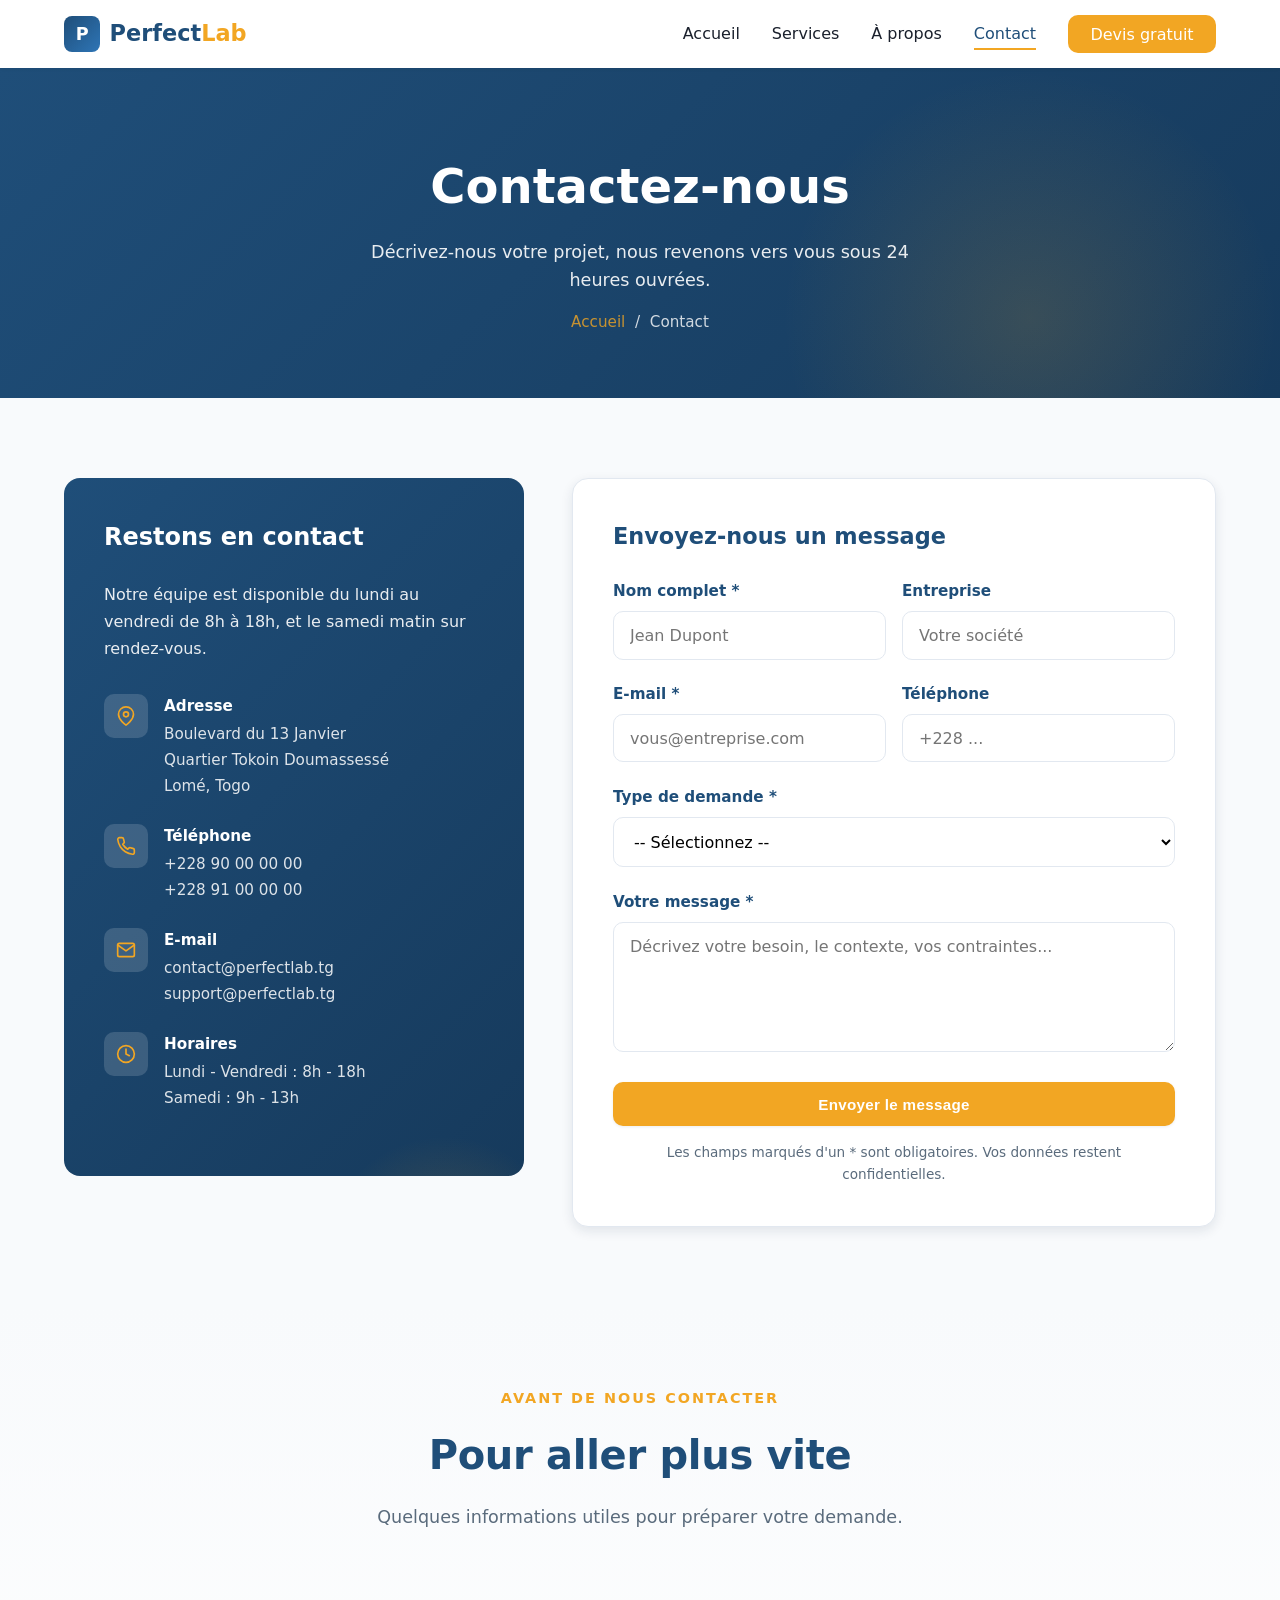
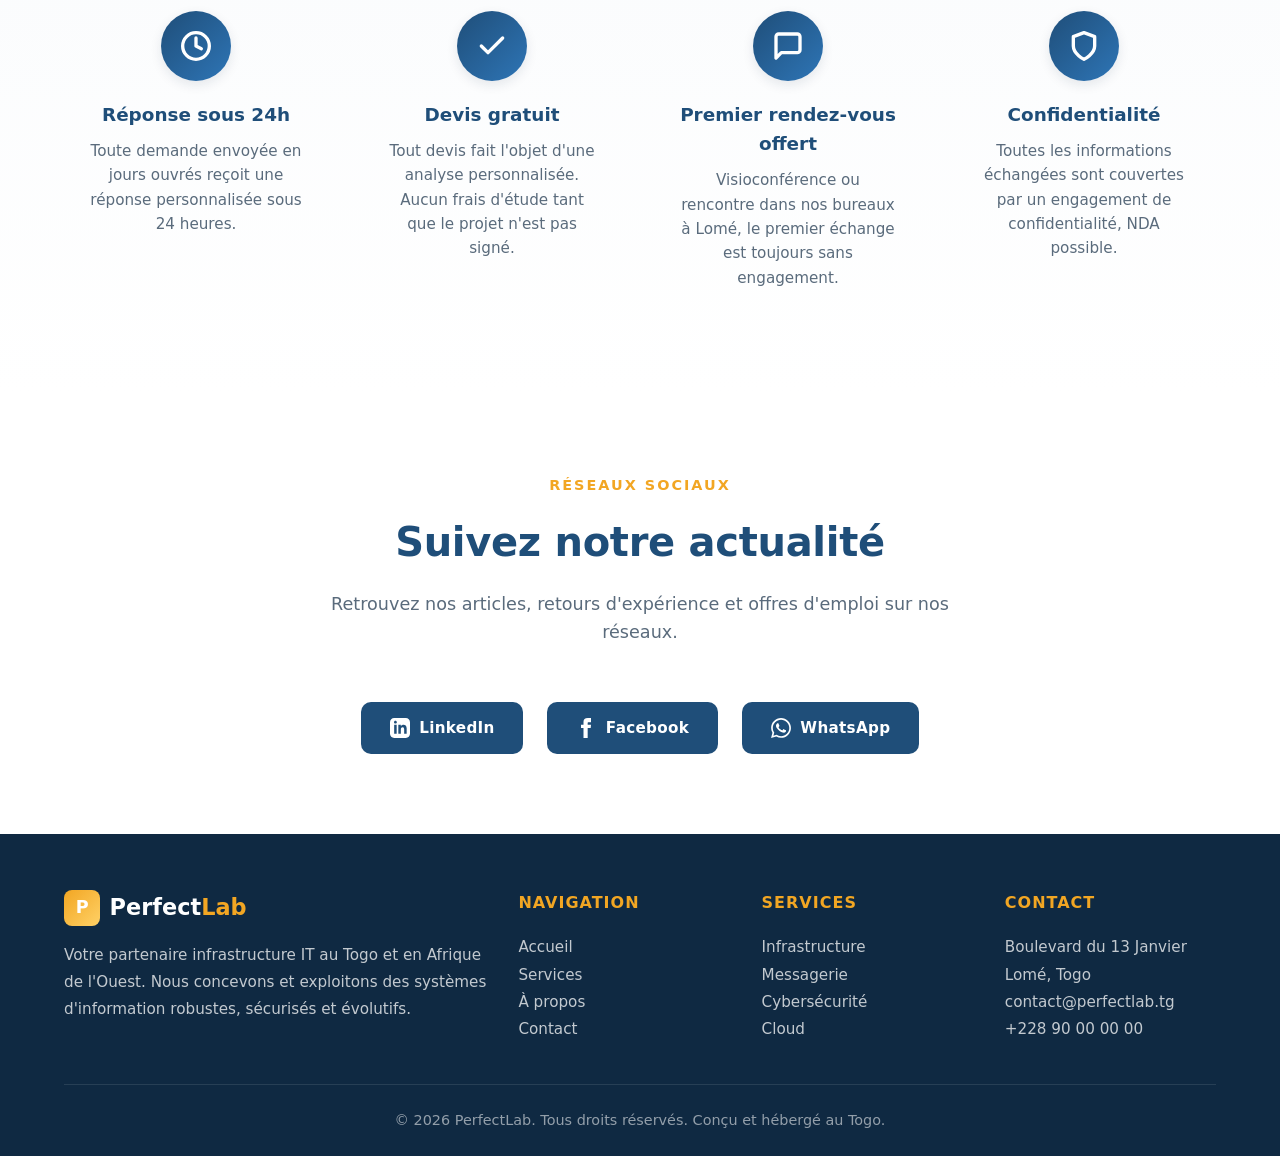
<file: contact.html>
<!DOCTYPE html>
<html lang="fr">
<head>
  <meta charset="UTF-8">
  <meta name="viewport" content="width=device-width, initial-scale=1.0">
  <meta name="description" content="Contactez PerfectLab à Lomé pour vos projets d'infrastructure IT, messagerie, cybersécurité et hébergement. Devis gratuit sous 24h.">
  <title>Contact — PerfectLab</title>
  <link rel="stylesheet" href="css/style.css">
  <link rel="icon" type="image/svg+xml" href="data:image/svg+xml,%3Csvg xmlns='http://www.w3.org/2000/svg' viewBox='0 0 100 100'%3E%3Crect width='100' height='100' rx='20' fill='%231F4E79'/%3E%3Ctext x='50' y='68' font-family='Arial' font-size='55' font-weight='bold' fill='white' text-anchor='middle'%3EP%3C/text%3E%3C/svg%3E">
</head>
<body>

  <!-- ============== NAVIGATION ============== -->
  <nav class="navbar">
    <div class="nav-container">
      <a href="index.html" class="logo">
        <div class="logo-icon">P</div>
        <span><span class="logo-text">Perfect</span><span class="logo-accent">Lab</span></span>
      </a>
      <ul class="nav-links">
        <li><a href="index.html" data-page="index.html">Accueil</a></li>
        <li><a href="services.html" data-page="services.html">Services</a></li>
        <li><a href="apropos.html" data-page="apropos.html">À propos</a></li>
        <li><a href="contact.html" data-page="contact.html">Contact</a></li>
        <li><a href="contact.html" class="nav-cta">Devis gratuit</a></li>
      </ul>
      <button class="menu-toggle" aria-label="Menu">
        <span></span><span></span><span></span>
      </button>
    </div>
  </nav>

  <!-- ============== BANNER ============== -->
  <section class="page-banner">
    <div class="container">
      <h1>Contactez-nous</h1>
      <p>Décrivez-nous votre projet, nous revenons vers vous sous 24 heures ouvrées.</p>
      <div class="breadcrumb"><a href="index.html">Accueil</a> &nbsp;/&nbsp; Contact</div>
    </div>
  </section>

  <!-- ============== FORMULAIRE ============== -->
  <section>
    <div class="container">
      <div class="contact-grid fade-in">

        <!-- Coordonnées -->
        <div class="contact-info">
          <h3>Restons en contact</h3>
          <p>Notre équipe est disponible du lundi au vendredi de 8h à 18h, et le samedi matin sur rendez-vous.</p>

          <div class="contact-detail">
            <div class="contact-detail-icon">
              <svg width="20" height="20" viewBox="0 0 24 24" fill="none" stroke="currentColor" stroke-width="2" stroke-linecap="round" stroke-linejoin="round"><path d="M21 10c0 7-9 13-9 13s-9-6-9-13a9 9 0 0 1 18 0z"/><circle cx="12" cy="10" r="3"/></svg>
            </div>
            <div class="contact-detail-content">
              <h4>Adresse</h4>
              <p>Boulevard du 13 Janvier<br>Quartier Tokoin Doumassessé<br>Lomé, Togo</p>
            </div>
          </div>

          <div class="contact-detail">
            <div class="contact-detail-icon">
              <svg width="20" height="20" viewBox="0 0 24 24" fill="none" stroke="currentColor" stroke-width="2" stroke-linecap="round" stroke-linejoin="round"><path d="M22 16.92v3a2 2 0 0 1-2.18 2 19.79 19.79 0 0 1-8.63-3.07 19.5 19.5 0 0 1-6-6 19.79 19.79 0 0 1-3.07-8.67A2 2 0 0 1 4.11 2h3a2 2 0 0 1 2 1.72 12.84 12.84 0 0 0 .7 2.81 2 2 0 0 1-.45 2.11L8.09 9.91a16 16 0 0 0 6 6l1.27-1.27a2 2 0 0 1 2.11-.45 12.84 12.84 0 0 0 2.81.7A2 2 0 0 1 22 16.92z"/></svg>
            </div>
            <div class="contact-detail-content">
              <h4>Téléphone</h4>
              <p>+228 90 00 00 00<br>+228 91 00 00 00</p>
            </div>
          </div>

          <div class="contact-detail">
            <div class="contact-detail-icon">
              <svg width="20" height="20" viewBox="0 0 24 24" fill="none" stroke="currentColor" stroke-width="2" stroke-linecap="round" stroke-linejoin="round"><path d="M4 4h16c1.1 0 2 .9 2 2v12c0 1.1-.9 2-2 2H4c-1.1 0-2-.9-2-2V6c0-1.1.9-2 2-2z"/><polyline points="22,6 12,13 2,6"/></svg>
            </div>
            <div class="contact-detail-content">
              <h4>E-mail</h4>
              <p>contact@perfectlab.tg<br>support@perfectlab.tg</p>
            </div>
          </div>

          <div class="contact-detail">
            <div class="contact-detail-icon">
              <svg width="20" height="20" viewBox="0 0 24 24" fill="none" stroke="currentColor" stroke-width="2" stroke-linecap="round" stroke-linejoin="round"><circle cx="12" cy="12" r="10"/><polyline points="12 6 12 12 16 14"/></svg>
            </div>
            <div class="contact-detail-content">
              <h4>Horaires</h4>
              <p>Lundi - Vendredi : 8h - 18h<br>Samedi : 9h - 13h</p>
            </div>
          </div>
        </div>

        <!-- Formulaire -->
        <div class="contact-form">
          <h3 style="color:var(--color-primary);margin-bottom:1.5rem;font-size:1.4rem">Envoyez-nous un message</h3>

          <form id="contact-form" novalidate>
            <div class="form-row">
              <div class="form-group">
                <label for="name">Nom complet *</label>
                <input type="text" id="name" name="name" required placeholder="Jean Dupont">
              </div>
              <div class="form-group">
                <label for="company">Entreprise</label>
                <input type="text" id="company" name="company" placeholder="Votre société">
              </div>
            </div>

            <div class="form-row">
              <div class="form-group">
                <label for="email">E-mail *</label>
                <input type="email" id="email" name="email" required placeholder="vous@entreprise.com">
              </div>
              <div class="form-group">
                <label for="phone">Téléphone</label>
                <input type="tel" id="phone" name="phone" placeholder="+228 ...">
              </div>
            </div>

            <div class="form-group">
              <label for="subject">Type de demande *</label>
              <select id="subject" name="subject" required>
                <option value="">-- Sélectionnez --</option>
                <option value="infrastructure">Infrastructure & serveurs</option>
                <option value="messagerie">Messagerie professionnelle</option>
                <option value="securite">Cybersécurité</option>
                <option value="cloud">Cloud & hébergement</option>
                <option value="manage">Services managés</option>
                <option value="audit">Audit et conseil</option>
                <option value="autre">Autre demande</option>
              </select>
            </div>

            <div class="form-group">
              <label for="message">Votre message *</label>
              <textarea id="message" name="message" required placeholder="Décrivez votre besoin, le contexte, vos contraintes..."></textarea>
            </div>

            <button type="submit" class="btn btn-primary" style="width:100%">Envoyer le message</button>

            <p style="font-size:0.85rem;color:var(--color-text-muted);margin-top:1rem;text-align:center">
              Les champs marqués d'un * sont obligatoires.
              Vos données restent confidentielles.
            </p>

            <div id="form-message" class="form-message"></div>
          </form>
        </div>

      </div>
    </div>
  </section>

  <!-- ============== INFOS RAPIDES ============== -->
  <section class="process">
    <div class="container">
      <div class="section-header fade-in">
        <span class="section-eyebrow">Avant de nous contacter</span>
        <h2>Pour aller plus vite</h2>
        <p>Quelques informations utiles pour préparer votre demande.</p>
      </div>
      <div class="process-steps">
        <div class="process-step fade-in">
          <div class="process-number">
            <svg width="32" height="32" viewBox="0 0 24 24" fill="none" stroke="currentColor" stroke-width="2.5" stroke-linecap="round" stroke-linejoin="round"><circle cx="12" cy="12" r="10"/><polyline points="12 6 12 12 16 14"/></svg>
          </div>
          <h4>Réponse sous 24h</h4>
          <p>Toute demande envoyée en jours ouvrés reçoit une réponse personnalisée sous 24 heures.</p>
        </div>
        <div class="process-step fade-in">
          <div class="process-number">
            <svg width="32" height="32" viewBox="0 0 24 24" fill="none" stroke="currentColor" stroke-width="2.5" stroke-linecap="round" stroke-linejoin="round"><polyline points="20 6 9 17 4 12"/></svg>
          </div>
          <h4>Devis gratuit</h4>
          <p>Tout devis fait l'objet d'une analyse personnalisée. Aucun frais d'étude tant que le projet n'est pas signé.</p>
        </div>
        <div class="process-step fade-in">
          <div class="process-number">
            <svg width="32" height="32" viewBox="0 0 24 24" fill="none" stroke="currentColor" stroke-width="2.5" stroke-linecap="round" stroke-linejoin="round"><path d="M21 15a2 2 0 0 1-2 2H7l-4 4V5a2 2 0 0 1 2-2h14a2 2 0 0 1 2 2z"/></svg>
          </div>
          <h4>Premier rendez-vous offert</h4>
          <p>Visioconférence ou rencontre dans nos bureaux à Lomé, le premier échange est toujours sans engagement.</p>
        </div>
        <div class="process-step fade-in">
          <div class="process-number">
            <svg width="32" height="32" viewBox="0 0 24 24" fill="none" stroke="currentColor" stroke-width="2.5" stroke-linecap="round" stroke-linejoin="round"><path d="M12 22s8-4 8-10V5l-8-3-8 3v7c0 6 8 10 8 10z"/></svg>
          </div>
          <h4>Confidentialité</h4>
          <p>Toutes les informations échangées sont couvertes par un engagement de confidentialité, NDA possible.</p>
        </div>
      </div>
    </div>
  </section>

  <!-- ============== CARTE/LIENS ============== -->
  <section style="background:var(--color-bg-alt)">
    <div class="container">
      <div class="section-header fade-in">
        <span class="section-eyebrow">Réseaux sociaux</span>
        <h2>Suivez notre actualité</h2>
        <p>Retrouvez nos articles, retours d'expérience et offres d'emploi sur nos réseaux.</p>
      </div>
      <div style="display:flex;justify-content:center;gap:1.5rem;flex-wrap:wrap;margin-top:2rem">
        <a href="#" class="btn btn-secondary" aria-label="LinkedIn" style="display:flex;align-items:center;gap:0.6rem">
          <svg width="20" height="20" viewBox="0 0 24 24" fill="currentColor"><path d="M19 0h-14c-2.761 0-5 2.239-5 5v14c0 2.761 2.239 5 5 5h14c2.762 0 5-2.239 5-5v-14c0-2.761-2.238-5-5-5zm-11 19h-3v-11h3v11zm-1.5-12.268c-.966 0-1.75-.79-1.75-1.764s.784-1.764 1.75-1.764 1.75.79 1.75 1.764-.783 1.764-1.75 1.764zm13.5 12.268h-3v-5.604c0-3.368-4-3.113-4 0v5.604h-3v-11h3v1.765c1.396-2.586 7-2.777 7 2.476v6.759z"/></svg>
          LinkedIn
        </a>
        <a href="#" class="btn btn-secondary" aria-label="Facebook" style="display:flex;align-items:center;gap:0.6rem">
          <svg width="20" height="20" viewBox="0 0 24 24" fill="currentColor"><path d="M9 8h-3v4h3v12h5v-12h3.642l.358-4h-4v-1.667c0-.955.192-1.333 1.115-1.333h2.885v-5h-3.808c-3.596 0-5.192 1.583-5.192 4.615v3.385z"/></svg>
          Facebook
        </a>
        <a href="#" class="btn btn-secondary" aria-label="WhatsApp" style="display:flex;align-items:center;gap:0.6rem">
          <svg width="20" height="20" viewBox="0 0 24 24" fill="currentColor"><path d="M.057 24l1.687-6.163c-1.041-1.804-1.588-3.849-1.587-5.946.003-6.556 5.338-11.891 11.893-11.891 3.181.001 6.167 1.24 8.413 3.488 2.245 2.248 3.481 5.236 3.48 8.414-.003 6.557-5.338 11.892-11.893 11.892-1.99-.001-3.951-.5-5.688-1.448l-6.305 1.654zm6.597-3.807c1.676.995 3.276 1.591 5.392 1.592 5.448 0 9.886-4.434 9.889-9.885.002-5.462-4.415-9.89-9.881-9.892-5.452 0-9.887 4.434-9.889 9.884-.001 2.225.651 3.891 1.746 5.634l-.999 3.648 3.742-.981zm11.387-5.464c-.074-.124-.272-.198-.57-.347-.297-.149-1.758-.868-2.031-.967-.272-.099-.47-.149-.669.149-.198.297-.768.967-.941 1.165-.173.198-.347.223-.644.074-.297-.149-1.255-.462-2.39-1.475-.883-.788-1.48-1.761-1.653-2.059-.173-.297-.018-.458.13-.606.134-.133.297-.347.446-.521.151-.172.2-.296.3-.495.099-.198.05-.372-.025-.521-.075-.148-.669-1.611-.916-2.206-.242-.579-.487-.501-.669-.51l-.57-.01c-.198 0-.52.074-.792.372s-1.04 1.016-1.04 2.479 1.065 2.876 1.213 3.074c.149.198 2.095 3.2 5.076 4.487.709.306 1.263.489 1.694.626.712.226 1.36.194 1.872.118.571-.085 1.758-.719 2.006-1.413.248-.695.248-1.29.173-1.414z"/></svg>
          WhatsApp
        </a>
      </div>
    </div>
  </section>

  <!-- ============== FOOTER ============== -->
  <footer>
    <div class="container">
      <div class="footer-grid">
        <div class="footer-col">
          <div class="footer-brand">
            <div class="logo-icon">P</div>
            <span>Perfect<span style="color:var(--color-accent)">Lab</span></span>
          </div>
          <p>Votre partenaire infrastructure IT au Togo et en Afrique de l'Ouest. Nous concevons et exploitons des systèmes d'information robustes, sécurisés et évolutifs.</p>
        </div>
        <div class="footer-col">
          <h4>Navigation</h4>
          <ul>
            <li><a href="index.html">Accueil</a></li>
            <li><a href="services.html">Services</a></li>
            <li><a href="apropos.html">À propos</a></li>
            <li><a href="contact.html">Contact</a></li>
          </ul>
        </div>
        <div class="footer-col">
          <h4>Services</h4>
          <ul>
            <li><a href="services.html">Infrastructure</a></li>
            <li><a href="services.html">Messagerie</a></li>
            <li><a href="services.html">Cybersécurité</a></li>
            <li><a href="services.html">Cloud</a></li>
          </ul>
        </div>
        <div class="footer-col">
          <h4>Contact</h4>
          <ul>
            <li>Boulevard du 13 Janvier</li>
            <li>Lomé, Togo</li>
            <li><a href="mailto:contact@perfectlab.tg">contact@perfectlab.tg</a></li>
            <li><a href="tel:+22890000000">+228 90 00 00 00</a></li>
          </ul>
        </div>
      </div>
      <div class="footer-bottom">
        &copy; <span id="current-year">2026</span> PerfectLab. Tous droits réservés. Conçu et hébergé au Togo.
      </div>
    </div>
  </footer>

  <script src="js/main.js"></script>
</body>
</html>
</file>
<file: css/style.css>
/* =========================================================
   PerfectLab - Feuille de style principale
   Design system : palette bleu nuit + accent ambre
   ========================================================= */

:root {
  --color-primary: #1F4E79;
  --color-primary-dark: #163A5C;
  --color-primary-light: #2E75B6;
  --color-accent: #F2A623;
  --color-accent-dark: #C8830F;
  --color-bg: #F8FAFC;
  --color-bg-alt: #FFFFFF;
  --color-bg-dark: #0F2942;
  --color-text: #1A202C;
  --color-text-muted: #5A6B7C;
  --color-text-light: #FFFFFF;
  --color-border: #E2E8F0;
  --color-success: #2F855A;

  --shadow-sm: 0 1px 3px rgba(15, 41, 66, 0.08);
  --shadow-md: 0 4px 12px rgba(15, 41, 66, 0.10);
  --shadow-lg: 0 12px 32px rgba(15, 41, 66, 0.14);

  --radius-sm: 6px;
  --radius-md: 10px;
  --radius-lg: 16px;

  --transition: 0.25s cubic-bezier(0.4, 0, 0.2, 1);
  --max-width: 1200px;
}

* {
  margin: 0;
  padding: 0;
  box-sizing: border-box;
}

html {
  scroll-behavior: smooth;
  font-size: 16px;
}

body {
  font-family: 'Segoe UI', system-ui, -apple-system, BlinkMacSystemFont, 'Helvetica Neue', Arial, sans-serif;
  color: var(--color-text);
  background: var(--color-bg);
  line-height: 1.6;
  overflow-x: hidden;
}

img {
  max-width: 100%;
  height: auto;
  display: block;
}

a {
  color: var(--color-primary);
  text-decoration: none;
  transition: color var(--transition);
}

a:hover {
  color: var(--color-accent);
}

.container {
  max-width: var(--max-width);
  margin: 0 auto;
  padding: 0 1.5rem;
}

/* =========================================================
   NAVIGATION
   ========================================================= */
.navbar {
  position: sticky;
  top: 0;
  z-index: 1000;
  background: rgba(255, 255, 255, 0.95);
  backdrop-filter: blur(10px);
  -webkit-backdrop-filter: blur(10px);
  box-shadow: var(--shadow-sm);
  transition: box-shadow var(--transition);
}

.navbar.scrolled {
  box-shadow: var(--shadow-md);
}

.nav-container {
  max-width: var(--max-width);
  margin: 0 auto;
  padding: 1rem 1.5rem;
  display: flex;
  align-items: center;
  justify-content: space-between;
}

.logo {
  display: flex;
  align-items: center;
  gap: 0.6rem;
  font-size: 1.4rem;
  font-weight: 700;
  color: var(--color-primary);
}

.logo-icon {
  width: 36px;
  height: 36px;
  background: linear-gradient(135deg, var(--color-primary) 0%, var(--color-primary-light) 100%);
  border-radius: 8px;
  display: flex;
  align-items: center;
  justify-content: center;
  color: white;
  font-weight: 700;
  font-size: 1.1rem;
  letter-spacing: -0.5px;
}

.logo-text { color: var(--color-primary); }
.logo-accent { color: var(--color-accent); }

.nav-links {
  display: flex;
  gap: 2rem;
  list-style: none;
  align-items: center;
}

.nav-links a {
  color: var(--color-text);
  font-weight: 500;
  position: relative;
  padding: 0.4rem 0;
}

.nav-links a::after {
  content: '';
  position: absolute;
  bottom: 0;
  left: 0;
  width: 0;
  height: 2px;
  background: var(--color-accent);
  transition: width var(--transition);
}

.nav-links a:hover::after,
.nav-links a.active::after {
  width: 100%;
}

.nav-links a.active {
  color: var(--color-primary);
}

.nav-cta {
  background: var(--color-accent);
  color: white !important;
  padding: 0.6rem 1.4rem !important;
  border-radius: var(--radius-md);
  transition: all var(--transition);
}

.nav-cta::after { display: none !important; }

.nav-cta:hover {
  background: var(--color-accent-dark);
  transform: translateY(-2px);
  box-shadow: var(--shadow-md);
}

.menu-toggle {
  display: none;
  flex-direction: column;
  gap: 4px;
  background: none;
  border: none;
  cursor: pointer;
  padding: 0.5rem;
}

.menu-toggle span {
  width: 24px;
  height: 2px;
  background: var(--color-primary);
  transition: all var(--transition);
}

.menu-toggle.open span:nth-child(1) { transform: rotate(45deg) translate(5px, 5px); }
.menu-toggle.open span:nth-child(2) { opacity: 0; }
.menu-toggle.open span:nth-child(3) { transform: rotate(-45deg) translate(7px, -7px); }

/* =========================================================
   BOUTONS
   ========================================================= */
.btn {
  display: inline-block;
  padding: 0.85rem 1.8rem;
  border-radius: var(--radius-md);
  font-weight: 600;
  font-size: 0.95rem;
  cursor: pointer;
  transition: all var(--transition);
  text-decoration: none;
  border: none;
  letter-spacing: 0.3px;
}

.btn-primary {
  background: var(--color-accent);
  color: white;
  box-shadow: var(--shadow-sm);
}

.btn-primary:hover {
  background: var(--color-accent-dark);
  color: white;
  transform: translateY(-2px);
  box-shadow: var(--shadow-md);
}

.btn-outline {
  background: transparent;
  color: white;
  border: 2px solid white;
}

.btn-outline:hover {
  background: white;
  color: var(--color-primary);
  transform: translateY(-2px);
}

.btn-secondary {
  background: var(--color-primary);
  color: white;
}

.btn-secondary:hover {
  background: var(--color-primary-dark);
  color: white;
}

/* =========================================================
   HERO
   ========================================================= */
.hero {
  position: relative;
  min-height: 90vh;
  display: flex;
  align-items: center;
  background:
    linear-gradient(135deg, rgba(15, 41, 66, 0.85) 0%, rgba(31, 78, 121, 0.75) 100%),
    url('https://images.unsplash.com/photo-1451187580459-43490279c0fa?w=1920&q=80') center/cover;
  color: white;
  overflow: hidden;
}

.hero::before {
  content: '';
  position: absolute;
  top: -50%;
  right: -20%;
  width: 600px;
  height: 600px;
  background: radial-gradient(circle, rgba(242, 166, 35, 0.15) 0%, transparent 70%);
  pointer-events: none;
}

.hero-content {
  position: relative;
  z-index: 2;
  max-width: 720px;
  padding: 4rem 0;
}

.hero-badge {
  display: inline-block;
  background: rgba(242, 166, 35, 0.2);
  border: 1px solid rgba(242, 166, 35, 0.5);
  color: var(--color-accent);
  padding: 0.4rem 1rem;
  border-radius: 50px;
  font-size: 0.85rem;
  font-weight: 500;
  margin-bottom: 1.5rem;
  letter-spacing: 0.5px;
}

.hero h1 {
  font-size: clamp(2.2rem, 5vw, 3.8rem);
  font-weight: 800;
  line-height: 1.15;
  margin-bottom: 1.5rem;
  letter-spacing: -0.5px;
}

.hero h1 .highlight {
  background: linear-gradient(120deg, var(--color-accent) 0%, #FFD166 100%);
  -webkit-background-clip: text;
  background-clip: text;
  -webkit-text-fill-color: transparent;
}

.hero p {
  font-size: 1.15rem;
  margin-bottom: 2.5rem;
  opacity: 0.9;
  line-height: 1.7;
  max-width: 600px;
}

.hero-actions {
  display: flex;
  gap: 1rem;
  flex-wrap: wrap;
}

/* =========================================================
   SECTIONS GENERIQUES
   ========================================================= */
section {
  padding: 5rem 0;
}

.section-header {
  text-align: center;
  margin-bottom: 3.5rem;
}

.section-eyebrow {
  display: block;
  color: var(--color-accent);
  font-weight: 600;
  font-size: 0.9rem;
  letter-spacing: 2px;
  text-transform: uppercase;
  margin-bottom: 0.8rem;
}

.section-header h2 {
  font-size: clamp(1.8rem, 3.5vw, 2.5rem);
  color: var(--color-primary);
  margin-bottom: 1rem;
  font-weight: 700;
  letter-spacing: -0.3px;
}

.section-header p {
  color: var(--color-text-muted);
  font-size: 1.1rem;
  max-width: 640px;
  margin: 0 auto;
}

/* =========================================================
   STATS
   ========================================================= */
.stats {
  background: var(--color-bg-dark);
  color: white;
  padding: 4rem 0;
}

.stats-grid {
  display: grid;
  grid-template-columns: repeat(auto-fit, minmax(200px, 1fr));
  gap: 2rem;
  text-align: center;
}

.stat-item {
  padding: 1rem;
}

.stat-number {
  font-size: 3rem;
  font-weight: 800;
  color: var(--color-accent);
  line-height: 1;
  margin-bottom: 0.5rem;
}

.stat-label {
  font-size: 1rem;
  opacity: 0.8;
}

/* =========================================================
   SERVICES (cartes)
   ========================================================= */
.services-grid {
  display: grid;
  grid-template-columns: repeat(auto-fit, minmax(290px, 1fr));
  gap: 2rem;
}

.service-card {
  background: var(--color-bg-alt);
  padding: 2.2rem;
  border-radius: var(--radius-lg);
  box-shadow: var(--shadow-sm);
  transition: all var(--transition);
  border: 1px solid var(--color-border);
  position: relative;
  overflow: hidden;
}

.service-card::before {
  content: '';
  position: absolute;
  top: 0;
  left: 0;
  width: 100%;
  height: 4px;
  background: var(--color-accent);
  transform: scaleX(0);
  transform-origin: left;
  transition: transform var(--transition);
}

.service-card:hover {
  transform: translateY(-6px);
  box-shadow: var(--shadow-lg);
  border-color: var(--color-primary-light);
}

.service-card:hover::before {
  transform: scaleX(1);
}

.service-icon {
  width: 60px;
  height: 60px;
  background: linear-gradient(135deg, var(--color-primary) 0%, var(--color-primary-light) 100%);
  border-radius: var(--radius-md);
  display: flex;
  align-items: center;
  justify-content: center;
  color: white;
  margin-bottom: 1.5rem;
  font-size: 1.5rem;
}

.service-card h3 {
  color: var(--color-primary);
  margin-bottom: 0.8rem;
  font-size: 1.3rem;
  font-weight: 700;
}

.service-card p {
  color: var(--color-text-muted);
  line-height: 1.7;
  margin-bottom: 1rem;
}

.service-card ul {
  list-style: none;
  margin-top: 1rem;
}

.service-card ul li {
  padding: 0.4rem 0 0.4rem 1.6rem;
  position: relative;
  color: var(--color-text-muted);
  font-size: 0.95rem;
}

.service-card ul li::before {
  content: '';
  position: absolute;
  left: 0;
  top: 0.85rem;
  width: 8px;
  height: 8px;
  border-right: 2px solid var(--color-accent);
  border-bottom: 2px solid var(--color-accent);
  transform: rotate(45deg);
}

/* =========================================================
   FEATURES (avec image)
   ========================================================= */
.features-block {
  display: grid;
  grid-template-columns: 1fr 1fr;
  gap: 4rem;
  align-items: center;
}

.features-block.reverse .features-image {
  order: 2;
}

.features-image {
  position: relative;
  border-radius: var(--radius-lg);
  overflow: hidden;
  box-shadow: var(--shadow-lg);
}

.features-image img {
  width: 100%;
  height: 100%;
  object-fit: cover;
  transition: transform 0.5s ease;
}

.features-image:hover img {
  transform: scale(1.05);
}

.features-content h3 {
  color: var(--color-primary);
  font-size: 1.8rem;
  margin-bottom: 1.2rem;
  font-weight: 700;
}

.features-content p {
  color: var(--color-text-muted);
  margin-bottom: 1.5rem;
  font-size: 1.05rem;
}

.features-list {
  list-style: none;
}

.features-list li {
  padding: 0.6rem 0 0.6rem 2.2rem;
  position: relative;
  color: var(--color-text);
}

.features-list li::before {
  content: '';
  position: absolute;
  left: 0;
  top: 0.85rem;
  width: 22px;
  height: 22px;
  background: var(--color-success);
  border-radius: 50%;
}

.features-list li::after {
  content: '';
  position: absolute;
  left: 6px;
  top: 1.05rem;
  width: 10px;
  height: 6px;
  border-left: 2px solid white;
  border-bottom: 2px solid white;
  transform: rotate(-45deg);
}

/* =========================================================
   PROCESS (étapes)
   ========================================================= */
.process {
  background: linear-gradient(180deg, var(--color-bg) 0%, var(--color-bg-alt) 100%);
}

.process-steps {
  display: grid;
  grid-template-columns: repeat(auto-fit, minmax(220px, 1fr));
  gap: 2rem;
  margin-top: 3rem;
}

.process-step {
  text-align: center;
  position: relative;
  padding: 1.5rem;
}

.process-number {
  width: 70px;
  height: 70px;
  background: linear-gradient(135deg, var(--color-primary) 0%, var(--color-primary-light) 100%);
  color: white;
  border-radius: 50%;
  display: flex;
  align-items: center;
  justify-content: center;
  font-size: 1.6rem;
  font-weight: 700;
  margin: 0 auto 1.2rem;
  box-shadow: var(--shadow-md);
}

.process-step h4 {
  color: var(--color-primary);
  margin-bottom: 0.6rem;
  font-size: 1.15rem;
}

.process-step p {
  color: var(--color-text-muted);
  font-size: 0.95rem;
}

/* =========================================================
   TESTIMONIALS
   ========================================================= */
.testimonials {
  background: var(--color-bg-alt);
}

.testimonial-card {
  background: var(--color-bg);
  padding: 2rem;
  border-radius: var(--radius-lg);
  border-left: 4px solid var(--color-accent);
}

.testimonial-text {
  font-style: italic;
  color: var(--color-text);
  margin-bottom: 1.5rem;
  font-size: 1.05rem;
  line-height: 1.7;
}

.testimonial-author {
  display: flex;
  align-items: center;
  gap: 1rem;
}

.testimonial-avatar {
  width: 50px;
  height: 50px;
  border-radius: 50%;
  background: var(--color-primary);
  color: white;
  display: flex;
  align-items: center;
  justify-content: center;
  font-weight: 600;
  font-size: 1.2rem;
}

.testimonial-name {
  font-weight: 600;
  color: var(--color-primary);
}

.testimonial-role {
  color: var(--color-text-muted);
  font-size: 0.9rem;
}

/* =========================================================
   CTA BAND
   ========================================================= */
.cta-band {
  background: linear-gradient(135deg, var(--color-primary) 0%, var(--color-primary-dark) 100%);
  color: white;
  padding: 4rem 0;
  text-align: center;
  position: relative;
  overflow: hidden;
}

.cta-band::before {
  content: '';
  position: absolute;
  top: -50%;
  left: -10%;
  width: 400px;
  height: 400px;
  background: radial-gradient(circle, rgba(242, 166, 35, 0.2) 0%, transparent 70%);
  pointer-events: none;
}

.cta-band h2 {
  font-size: clamp(1.6rem, 3vw, 2.2rem);
  margin-bottom: 1rem;
  position: relative;
  font-weight: 700;
}

.cta-band p {
  font-size: 1.1rem;
  opacity: 0.9;
  margin-bottom: 2rem;
  max-width: 600px;
  margin-left: auto;
  margin-right: auto;
  position: relative;
}

/* =========================================================
   FORMULAIRE CONTACT
   ========================================================= */
.contact-grid {
  display: grid;
  grid-template-columns: 1fr 1.4fr;
  gap: 3rem;
  align-items: start;
}

.contact-info {
  background: linear-gradient(135deg, var(--color-primary) 0%, var(--color-primary-dark) 100%);
  color: white;
  padding: 2.5rem;
  border-radius: var(--radius-lg);
  position: relative;
  overflow: hidden;
}

.contact-info::before {
  content: '';
  position: absolute;
  bottom: -30%;
  right: -10%;
  width: 250px;
  height: 250px;
  background: radial-gradient(circle, rgba(242, 166, 35, 0.2) 0%, transparent 70%);
}

.contact-info h3 {
  font-size: 1.5rem;
  margin-bottom: 1.5rem;
  position: relative;
}

.contact-info p {
  opacity: 0.9;
  margin-bottom: 2rem;
  position: relative;
  line-height: 1.7;
}

.contact-detail {
  display: flex;
  align-items: flex-start;
  gap: 1rem;
  margin-bottom: 1.5rem;
  position: relative;
}

.contact-detail-icon {
  width: 44px;
  height: 44px;
  background: rgba(255, 255, 255, 0.15);
  border-radius: var(--radius-md);
  display: flex;
  align-items: center;
  justify-content: center;
  flex-shrink: 0;
  color: var(--color-accent);
  font-size: 1.1rem;
}

.contact-detail-content h4 {
  font-size: 0.95rem;
  margin-bottom: 0.25rem;
  font-weight: 600;
}

.contact-detail-content p {
  margin: 0;
  font-size: 0.95rem;
  opacity: 0.85;
}

.contact-form {
  background: var(--color-bg-alt);
  padding: 2.5rem;
  border-radius: var(--radius-lg);
  box-shadow: var(--shadow-md);
  border: 1px solid var(--color-border);
}

.form-group {
  margin-bottom: 1.4rem;
}

.form-row {
  display: grid;
  grid-template-columns: 1fr 1fr;
  gap: 1rem;
}

.form-group label {
  display: block;
  margin-bottom: 0.5rem;
  font-weight: 600;
  color: var(--color-primary);
  font-size: 0.95rem;
}

.form-group input,
.form-group select,
.form-group textarea {
  width: 100%;
  padding: 0.85rem 1rem;
  border: 1.5px solid var(--color-border);
  border-radius: var(--radius-md);
  font-size: 1rem;
  font-family: inherit;
  transition: all var(--transition);
  background: var(--color-bg-alt);
}

.form-group input:focus,
.form-group select:focus,
.form-group textarea:focus {
  outline: none;
  border-color: var(--color-primary-light);
  box-shadow: 0 0 0 3px rgba(46, 117, 182, 0.15);
}

.form-group textarea {
  resize: vertical;
  min-height: 130px;
}

.form-message {
  padding: 1rem;
  border-radius: var(--radius-md);
  margin-top: 1rem;
  display: none;
  font-weight: 500;
}

.form-message.success {
  background: #D1FAE5;
  color: var(--color-success);
  border-left: 4px solid var(--color-success);
  display: block;
}

.form-message.error {
  background: #FEE2E2;
  color: #B91C1C;
  border-left: 4px solid #B91C1C;
  display: block;
}

/* =========================================================
   FAQ
   ========================================================= */
.faq-list {
  max-width: 800px;
  margin: 0 auto;
}

.faq-item {
  background: var(--color-bg-alt);
  border: 1px solid var(--color-border);
  border-radius: var(--radius-md);
  margin-bottom: 1rem;
  overflow: hidden;
  transition: all var(--transition);
}

.faq-item.open {
  box-shadow: var(--shadow-md);
  border-color: var(--color-primary-light);
}

.faq-question {
  width: 100%;
  padding: 1.3rem 1.5rem;
  background: none;
  border: none;
  cursor: pointer;
  display: flex;
  justify-content: space-between;
  align-items: center;
  font-weight: 600;
  color: var(--color-primary);
  font-size: 1.05rem;
  text-align: left;
  font-family: inherit;
  transition: background var(--transition);
}

.faq-question:hover {
  background: var(--color-bg);
}

.faq-icon {
  width: 24px;
  height: 24px;
  flex-shrink: 0;
  position: relative;
  margin-left: 1rem;
}

.faq-icon::before,
.faq-icon::after {
  content: '';
  position: absolute;
  top: 50%;
  left: 50%;
  transform: translate(-50%, -50%);
  background: var(--color-accent);
  transition: transform var(--transition);
}

.faq-icon::before { width: 14px; height: 2px; }
.faq-icon::after { width: 2px; height: 14px; }

.faq-item.open .faq-icon::after { transform: translate(-50%, -50%) rotate(90deg); }

.faq-answer {
  max-height: 0;
  overflow: hidden;
  transition: max-height var(--transition);
}

.faq-answer-inner {
  padding: 0 1.5rem 1.4rem;
  color: var(--color-text-muted);
  line-height: 1.7;
}

.faq-item.open .faq-answer { max-height: 300px; }

/* =========================================================
   FOOTER
   ========================================================= */
footer {
  background: var(--color-bg-dark);
  color: white;
  padding: 3.5rem 0 1.5rem;
}

.footer-grid {
  display: grid;
  grid-template-columns: 2fr 1fr 1fr 1fr;
  gap: 2rem;
  margin-bottom: 2.5rem;
}

.footer-col h4 {
  color: var(--color-accent);
  margin-bottom: 1.2rem;
  font-size: 1rem;
  text-transform: uppercase;
  letter-spacing: 1px;
}

.footer-col p,
.footer-col li {
  color: rgba(255, 255, 255, 0.75);
  line-height: 1.8;
  font-size: 0.95rem;
}

.footer-col ul {
  list-style: none;
}

.footer-col a {
  color: rgba(255, 255, 255, 0.75);
  transition: color var(--transition);
}

.footer-col a:hover {
  color: var(--color-accent);
}

.footer-brand {
  display: flex;
  align-items: center;
  gap: 0.6rem;
  font-size: 1.4rem;
  font-weight: 700;
  margin-bottom: 1rem;
  color: white;
}

.footer-brand .logo-icon {
  background: linear-gradient(135deg, var(--color-accent) 0%, #FFD166 100%);
}

.footer-bottom {
  border-top: 1px solid rgba(255, 255, 255, 0.1);
  padding-top: 1.5rem;
  text-align: center;
  color: rgba(255, 255, 255, 0.55);
  font-size: 0.9rem;
}

/* =========================================================
   PAGE BANNER
   ========================================================= */
.page-banner {
  background: linear-gradient(135deg, var(--color-primary) 0%, var(--color-primary-dark) 100%);
  color: white;
  padding: 5rem 0 4rem;
  text-align: center;
  position: relative;
  overflow: hidden;
}

.page-banner::before {
  content: '';
  position: absolute;
  top: 0;
  right: 0;
  width: 500px;
  height: 500px;
  background: radial-gradient(circle, rgba(242, 166, 35, 0.15) 0%, transparent 70%);
}

.page-banner h1 {
  font-size: clamp(2rem, 4vw, 3rem);
  margin-bottom: 0.8rem;
  position: relative;
  font-weight: 700;
}

.page-banner p {
  font-size: 1.1rem;
  opacity: 0.9;
  position: relative;
  max-width: 600px;
  margin: 0 auto;
}

.breadcrumb {
  position: relative;
  margin-top: 1rem;
  opacity: 0.8;
  font-size: 0.95rem;
}

.breadcrumb a {
  color: var(--color-accent);
}

/* =========================================================
   ANIMATIONS
   ========================================================= */
.fade-in {
  opacity: 0;
  transform: translateY(20px);
  transition: opacity 0.6s ease, transform 0.6s ease;
}

.fade-in.visible {
  opacity: 1;
  transform: translateY(0);
}

/* =========================================================
   RESPONSIVE
   ========================================================= */
@media (max-width: 968px) {
  .features-block,
  .contact-grid {
    grid-template-columns: 1fr;
    gap: 2.5rem;
  }
  .features-block.reverse .features-image { order: 0; }
  .footer-grid { grid-template-columns: 1fr 1fr; }
}

@media (max-width: 720px) {
  section { padding: 3.5rem 0; }
  .menu-toggle { display: flex; }
  .nav-links {
    position: absolute;
    top: 100%;
    left: 0;
    right: 0;
    background: white;
    flex-direction: column;
    padding: 1.5rem;
    gap: 1.2rem;
    box-shadow: var(--shadow-md);
    transform: translateY(-200%);
    transition: transform var(--transition);
  }
  .nav-links.open { transform: translateY(0); }
  .form-row { grid-template-columns: 1fr; }
  .footer-grid { grid-template-columns: 1fr; gap: 1.5rem; }
  .hero { min-height: 70vh; }
  .stats-grid { grid-template-columns: 1fr 1fr; }
  .stat-number { font-size: 2.2rem; }
}
</file>
